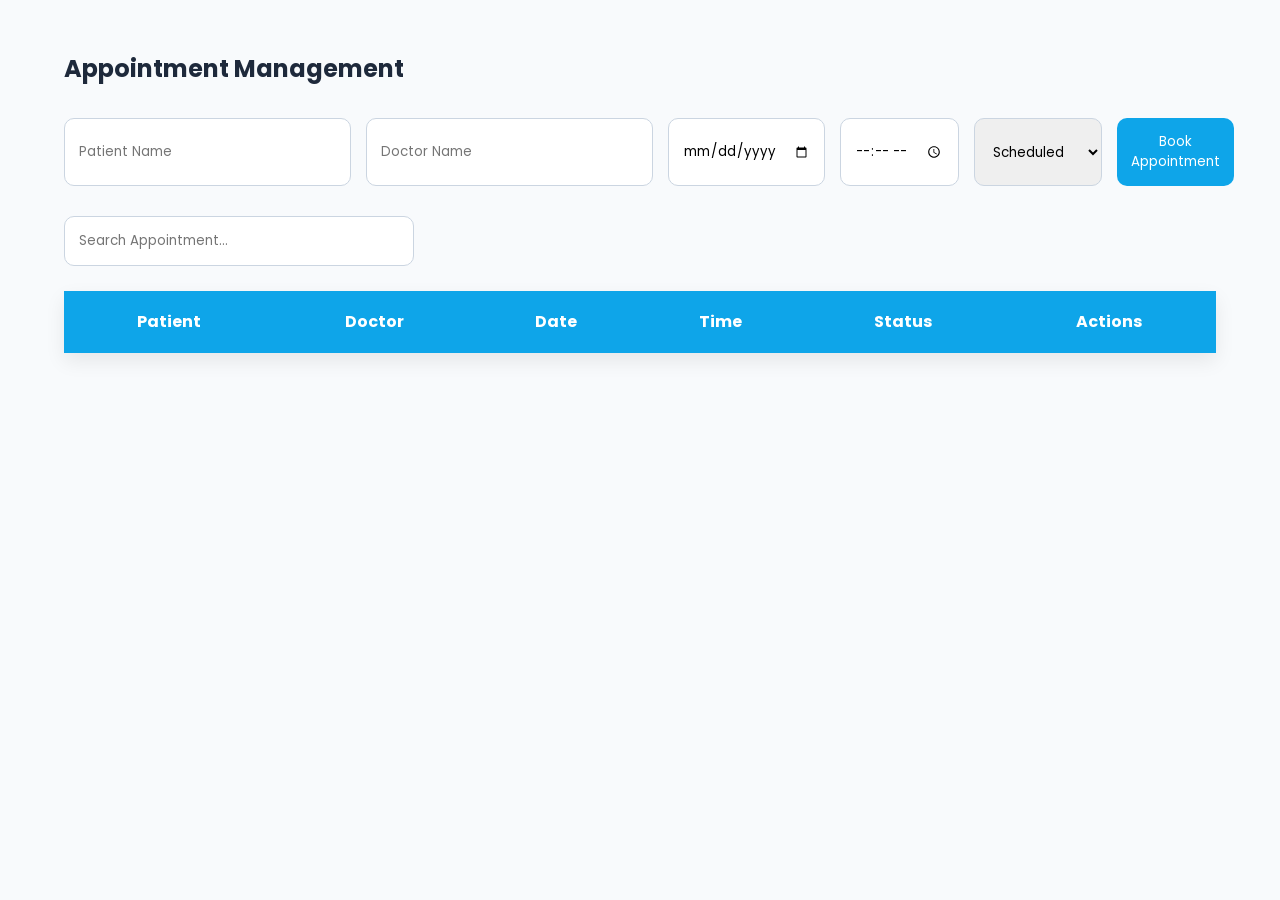
<file: appointments.html>
<!DOCTYPE html>
<html lang="en">

<head>

<meta charset="UTF-8">

<meta name="viewport" content="width=device-width, initial-scale=1.0">

<title>Appointments | MediCare Hospital</title>

<link href="https://fonts.googleapis.com/css2?family=Poppins:wght@300;400;500;600;700&display=swap" rel="stylesheet">

<link rel="stylesheet" href="https://cdnjs.cloudflare.com/ajax/libs/font-awesome/6.7.2/css/all.min.css">

<link rel="stylesheet" href="style.css">

</head>

<body>

<section class="appointment-page">

<h1>Appointment Management</h1>

<div class="appointment-form">

<input type="text" id="patientNameApp" placeholder="Patient Name">

<input type="text" id="doctorNameApp" placeholder="Doctor Name">

<input type="date" id="appointmentDate">

<input type="time" id="appointmentTime">

<select id="appointmentStatus">

<option>Scheduled</option>
<option>Completed</option>
<option>Cancelled</option>

</select>

<button onclick="addAppointment()">

Book Appointment

</button>

</div>

<div class="search-box">

<input
type="text"
id="searchAppointment"
placeholder="Search Appointment..."
onkeyup="searchAppointment()">

</div>

<table>

<thead>

<tr>

<th>Patient</th>

<th>Doctor</th>

<th>Date</th>

<th>Time</th>

<th>Status</th>

<th>Actions</th>

</tr>

</thead>

<tbody id="appointmentTable">

</tbody>

</table>

</section>

<script src="script.js"></script>

</body>

</html>
</file>
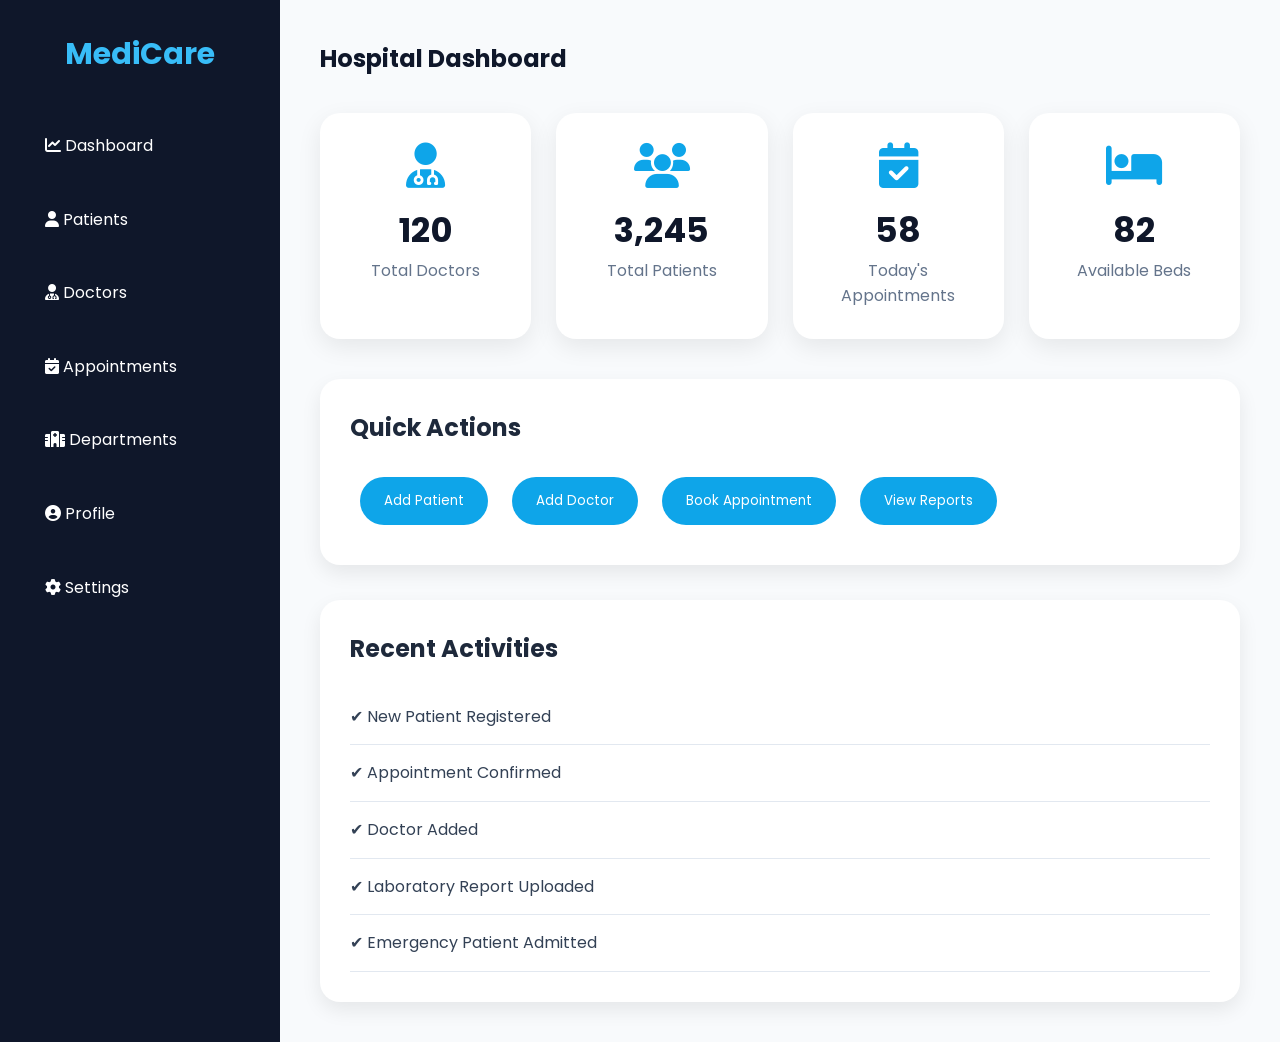
<file: dashboard.html>
<!DOCTYPE html>
<html lang="en">

<head>

    <meta charset="UTF-8">

    <meta name="viewport" content="width=device-width, initial-scale=1.0">

    <title>Hospital Dashboard</title>

    <link href="https://fonts.googleapis.com/css2?family=Poppins:wght@300;400;500;600;700;800&display=swap"
        rel="stylesheet">

    <link rel="stylesheet"
        href="https://cdnjs.cloudflare.com/ajax/libs/font-awesome/6.7.2/css/all.min.css">

    <link rel="stylesheet" href="style.css">

</head>

<body>

    <section class="dashboard">

        <aside class="sidebar">

            <h2>MediCare</h2>

            <ul>

                <li><a href="dashboard.html"><i class="fa-solid fa-chart-line"></i> Dashboard</a></li>

                <li><a href="patients.html"><i class="fa-solid fa-user"></i> Patients</a></li>

                <li><a href="doctors.html"><i class="fa-solid fa-user-doctor"></i> Doctors</a></li>

                <li><a href="appointments.html"><i class="fa-solid fa-calendar-check"></i> Appointments</a></li>

                <li><a href="departments.html"><i class="fa-solid fa-hospital"></i> Departments</a></li>

                <li><a href="profile.html"><i class="fa-solid fa-user-circle"></i> Profile</a></li>

                <li><a href="settings.html"><i class="fa-solid fa-gear"></i> Settings</a></li>

            </ul>

        </aside>

        <main class="dashboard-content">

            <h1>Hospital Dashboard</h1>

            <div class="dashboard-cards">

                <div class="dashboard-card">

                    <i class="fa-solid fa-user-doctor"></i>

                    <h2>120</h2>

                    <p>Total Doctors</p>

                </div>

                <div class="dashboard-card">

                    <i class="fa-solid fa-users"></i>

                    <h2>3,245</h2>

                    <p>Total Patients</p>

                </div>

                <div class="dashboard-card">

                    <i class="fa-solid fa-calendar-check"></i>

                    <h2>58</h2>

                    <p>Today's Appointments</p>

                </div>

                <div class="dashboard-card">

                    <i class="fa-solid fa-bed"></i>

                    <h2>82</h2>

                    <p>Available Beds</p>

                </div>

            </div>

            <div class="quick-actions">

                <h2>Quick Actions</h2>

                <button>Add Patient</button>

                <button>Add Doctor</button>

                <button>Book Appointment</button>

                <button>View Reports</button>

            </div>

            <div class="recent-activity">

                <h2>Recent Activities</h2>

                <ul>

                    <li>✔ New Patient Registered</li>

                    <li>✔ Appointment Confirmed</li>

                    <li>✔ Doctor Added</li>

                    <li>✔ Laboratory Report Uploaded</li>

                    <li>✔ Emergency Patient Admitted</li>

                </ul>

            </div>

        </main>

    </section>

    <script src="script.js"></script>

</body>

</html>
</file>
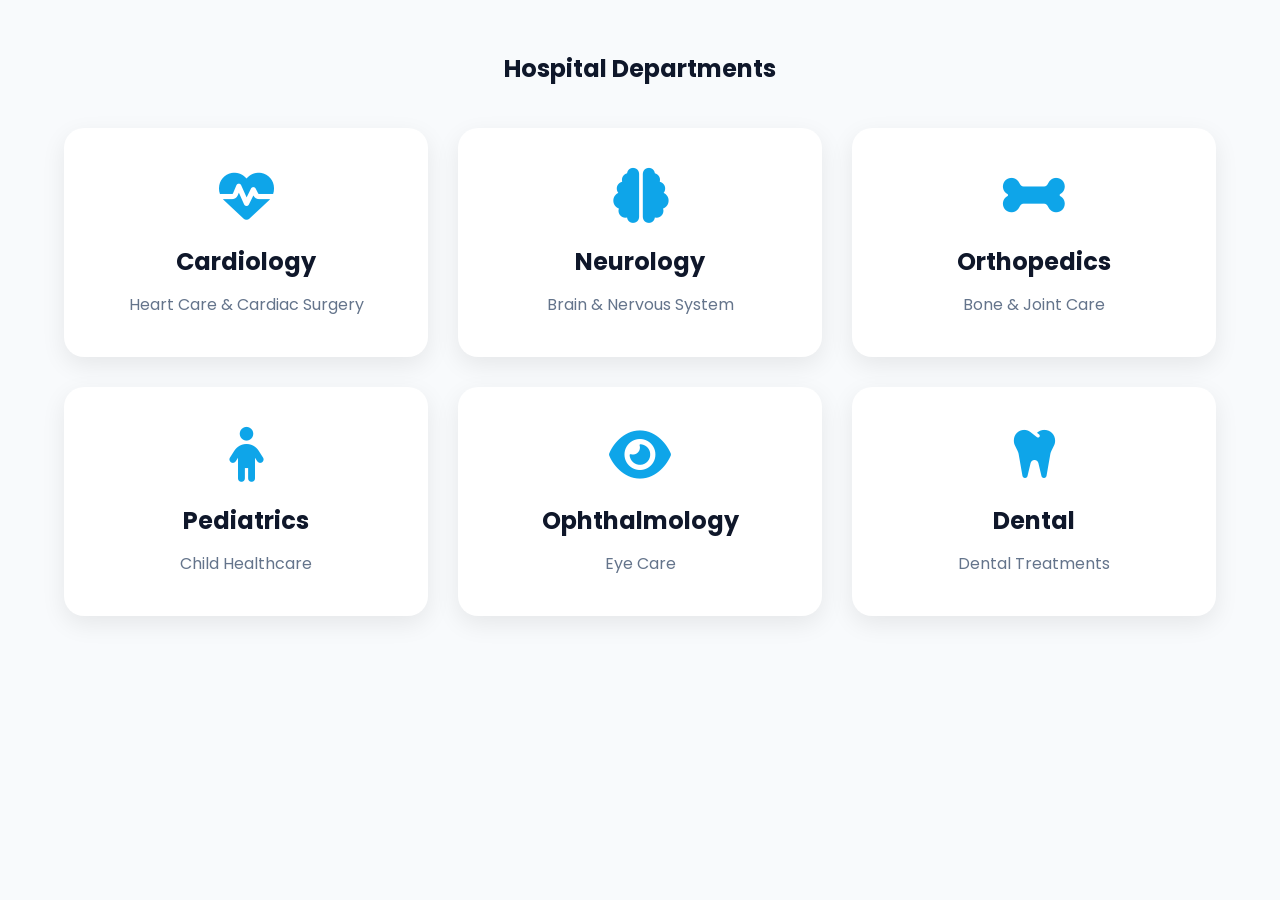
<file: departments.html>
<!DOCTYPE html>
<html lang="en">

<head>

<meta charset="UTF-8">
<meta name="viewport" content="width=device-width, initial-scale=1.0">

<title>Departments | MediCare Hospital</title>

<link href="https://fonts.googleapis.com/css2?family=Poppins:wght@300;400;600;700&display=swap" rel="stylesheet">

<link rel="stylesheet" href="https://cdnjs.cloudflare.com/ajax/libs/font-awesome/6.7.2/css/all.min.css">

<link rel="stylesheet" href="style.css">

</head>

<body>

<section class="department-page">

<h1>Hospital Departments</h1>

<div class="department-list">

<div class="department-box">
<i class="fa-solid fa-heart-pulse"></i>
<h2>Cardiology</h2>
<p>Heart Care & Cardiac Surgery</p>
</div>

<div class="department-box">
<i class="fa-solid fa-brain"></i>
<h2>Neurology</h2>
<p>Brain & Nervous System</p>
</div>

<div class="department-box">
<i class="fa-solid fa-bone"></i>
<h2>Orthopedics</h2>
<p>Bone & Joint Care</p>
</div>

<div class="department-box">
<i class="fa-solid fa-child"></i>
<h2>Pediatrics</h2>
<p>Child Healthcare</p>
</div>

<div class="department-box">
<i class="fa-solid fa-eye"></i>
<h2>Ophthalmology</h2>
<p>Eye Care</p>
</div>

<div class="department-box">
<i class="fa-solid fa-tooth"></i>
<h2>Dental</h2>
<p>Dental Treatments</p>
</div>

</div>

</section>

<script src="script.js"></script>

</body>

</html>
</file>
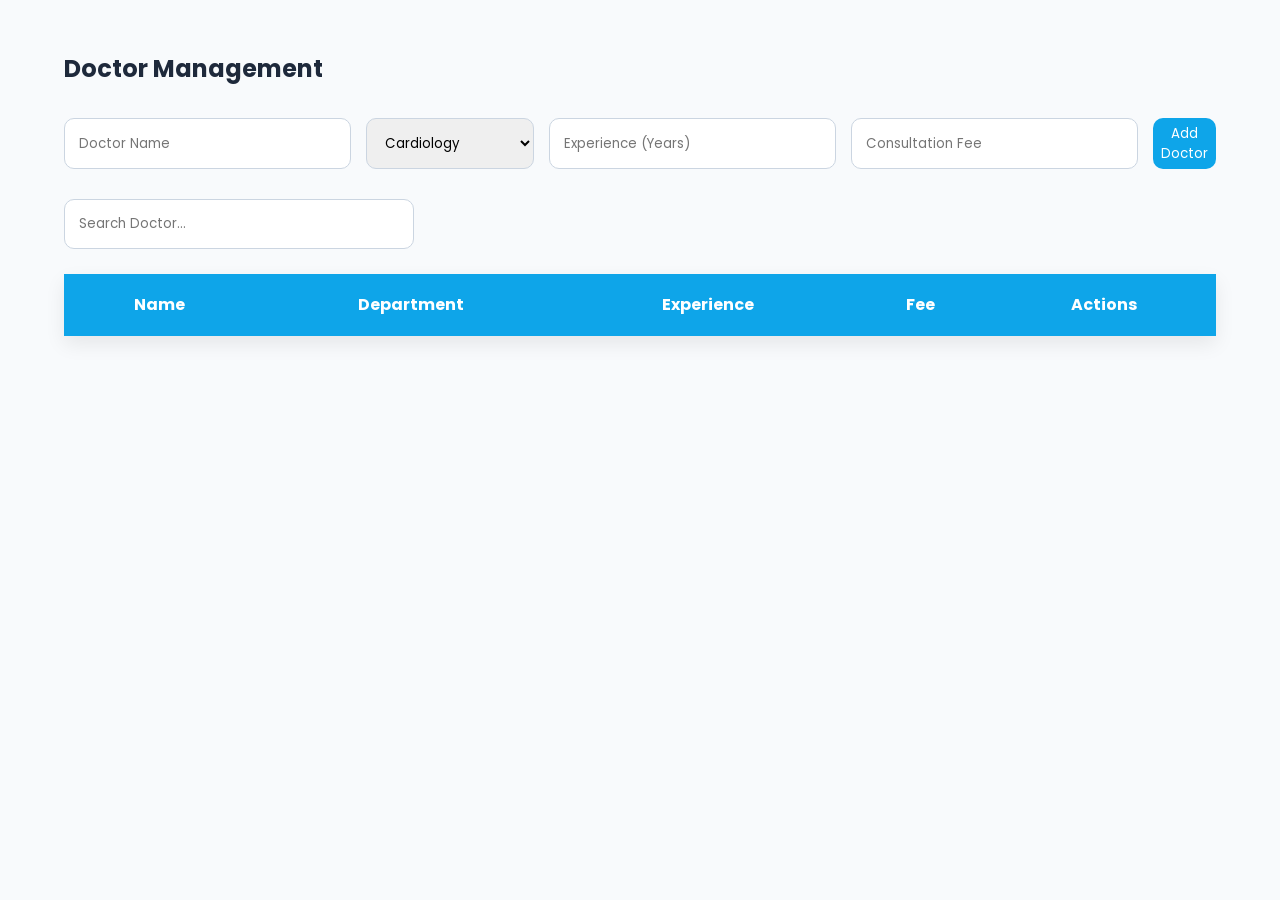
<file: doctors.html>
<!DOCTYPE html>
<html lang="en">

<head>

    <meta charset="UTF-8">

    <meta name="viewport" content="width=device-width, initial-scale=1.0">

    <title>Doctors | MediCare Hospital</title>

    <link href="https://fonts.googleapis.com/css2?family=Poppins:wght@300;400;500;600;700&display=swap"
        rel="stylesheet">

    <link rel="stylesheet"
        href="https://cdnjs.cloudflare.com/ajax/libs/font-awesome/6.7.2/css/all.min.css">

    <link rel="stylesheet" href="style.css">

</head>

<body>

<section class="doctor-page">

<h1>Doctor Management</h1>

<div class="doctor-form">

<input type="text" id="doctorName" placeholder="Doctor Name">

<select id="doctorDepartment">

<option>Cardiology</option>
<option>Neurology</option>
<option>Orthopedics</option>
<option>Pediatrics</option>
<option>General Medicine</option>

</select>

<input type="number" id="doctorExperience" placeholder="Experience (Years)">

<input type="number" id="doctorFee" placeholder="Consultation Fee">

<button onclick="addDoctor()">

Add Doctor

</button>

</div>

<div class="search-box">

<input
type="text"
id="searchDoctor"
placeholder="Search Doctor..."
onkeyup="searchDoctor()">

</div>

<table>

<thead>

<tr>

<th>Name</th>

<th>Department</th>

<th>Experience</th>

<th>Fee</th>

<th>Actions</th>

</tr>

</thead>

<tbody id="doctorTable">

</tbody>

</table>

</section>

<script src="script.js"></script>

</body>

</html>
</file>
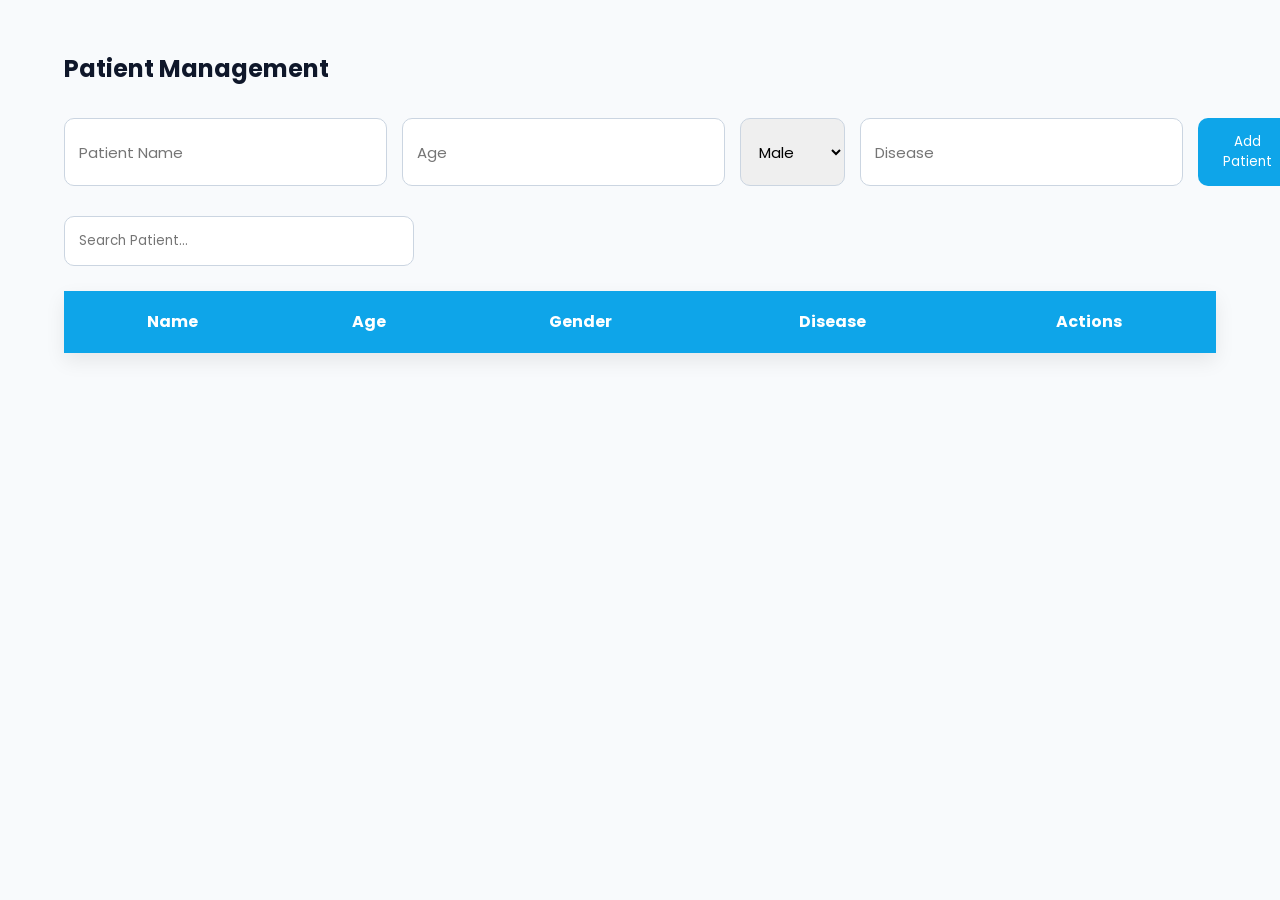
<file: patients.html>
<!DOCTYPE html>
<html lang="en">

<head>

    <meta charset="UTF-8">

    <meta name="viewport" content="width=device-width, initial-scale=1.0">

    <title>Patients | MediCare Hospital</title>

    <link href="https://fonts.googleapis.com/css2?family=Poppins:wght@300;400;500;600;700&display=swap"
        rel="stylesheet">

    <link rel="stylesheet"
        href="https://cdnjs.cloudflare.com/ajax/libs/font-awesome/6.7.2/css/all.min.css">

    <link rel="stylesheet" href="style.css">

</head>

<body>

    <section class="patient-page">

        <h1>Patient Management</h1>

        <div class="patient-form">

            <input type="text" id="patientName" placeholder="Patient Name">

            <input type="number" id="patientAge" placeholder="Age">

            <select id="patientGender">

                <option>Male</option>

                <option>Female</option>

                <option>Other</option>

            </select>

            <input type="text" id="patientDisease" placeholder="Disease">

            <button onclick="addPatient()">

                Add Patient

            </button>

        </div>

        <div class="search-box">

            <input type="text" id="searchPatient"

                placeholder="Search Patient..."

                onkeyup="searchPatient()">

        </div>

        <table>

            <thead>

                <tr>

                    <th>Name</th>

                    <th>Age</th>

                    <th>Gender</th>

                    <th>Disease</th>

                    <th>Actions</th>

                </tr>

            </thead>

            <tbody id="patientTable">

            </tbody>

        </table>

    </section>

    <script src="script.js"></script>

</body>

</html>
</file>
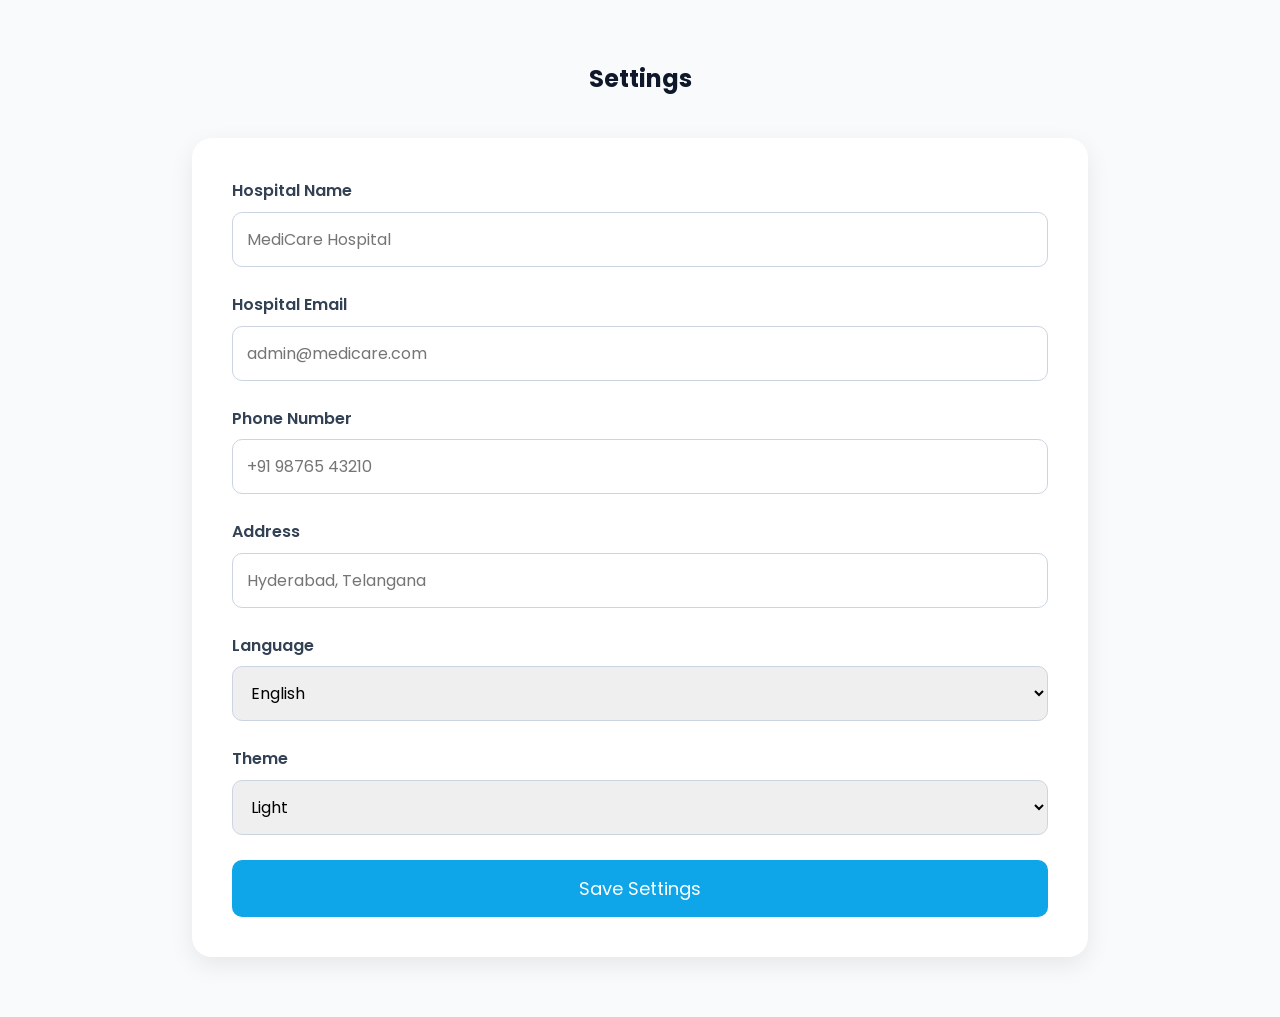
<file: settings.html>
<!DOCTYPE html>
<html lang="en">

<head>

<meta charset="UTF-8">
<meta name="viewport" content="width=device-width, initial-scale=1.0">

<title>Settings | MediCare Hospital</title>

<link href="https://fonts.googleapis.com/css2?family=Poppins:wght@300;400;600;700&display=swap" rel="stylesheet">

<link rel="stylesheet"
href="https://cdnjs.cloudflare.com/ajax/libs/font-awesome/6.7.2/css/all.min.css">

<link rel="stylesheet" href="style.css">

</head>

<body>

<section class="settings-page">

<h1>Settings</h1>

<div class="settings-card">

<div class="setting-item">
<label>Hospital Name</label>
<input type="text" placeholder="MediCare Hospital">
</div>

<div class="setting-item">
<label>Hospital Email</label>
<input type="email" placeholder="admin@medicare.com">
</div>

<div class="setting-item">
<label>Phone Number</label>
<input type="text" placeholder="+91 98765 43210">
</div>

<div class="setting-item">
<label>Address</label>
<input type="text" placeholder="Hyderabad, Telangana">
</div>

<div class="setting-item">
<label>Language</label>

<select>
<option>English</option>
<option>Hindi</option>
<option>Telugu</option>
</select>

</div>

<div class="setting-item">
<label>Theme</label>

<select>
<option>Light</option>
<option>Dark</option>
</select>

</div>

<button class="save-btn">

Save Settings

</button>

</div>

</section>

<script src="script.js"></script>

</body>

</html>
</file>
<file: style.css>
/* ===========================
   GOOGLE FONT
=========================== */
@import url('https://fonts.googleapis.com/css2?family=Poppins:wght@300;400;500;600;700;800&display=swap');

/* ===========================
   RESET
=========================== */

*{
    margin:0;
    padding:0;
    box-sizing:border-box;
    font-family:'Poppins',sans-serif;
    scroll-behavior:smooth;
}

body{
    background:#f8fafc;
    color:#1e293b;
    line-height:1.6;
}

a{
    text-decoration:none;
}

ul{
    list-style:none;
}

img{
    width:100%;
    display:block;
}

/* ===========================
   NAVBAR
=========================== */

header{
    width:100%;
    position:sticky;
    top:0;
    z-index:1000;
    background:#fff;
    box-shadow:0 5px 15px rgba(0,0,0,.08);
}

.navbar{
    width:90%;
    margin:auto;
    display:flex;
    justify-content:space-between;
    align-items:center;
    padding:18px 0;
}

.logo{
    display:flex;
    align-items:center;
    gap:10px;
    font-size:28px;
    font-weight:700;
    color:#0ea5e9;
}

.logo i{
    font-size:34px;
}

.nav-links{
    display:flex;
    gap:30px;
}

.nav-links a{
    color:#1e293b;
    font-weight:500;
    transition:.3s;
}

.nav-links a:hover{
    color:#0ea5e9;
}

.login-btn{
    background:#0ea5e9;
    color:#fff;
    padding:12px 25px;
    border-radius:30px;
    transition:.3s;
}

.login-btn:hover{
    background:#2563eb;
}

/* ===========================
   HERO
=========================== */

.hero{
    width:90%;
    margin:70px auto;
    display:grid;
    grid-template-columns:1fr 1fr;
    gap:60px;
    align-items:center;
}

.hero-content h1{
    font-size:55px;
    color:#0f172a;
    margin-bottom:20px;
}

.hero-content p{
    font-size:18px;
    color:#64748b;
    margin-bottom:35px;
}

.hero-buttons{
    display:flex;
    gap:20px;
}

.btn-primary{
    background:#0ea5e9;
    color:#fff;
    padding:15px 30px;
    border-radius:30px;
    transition:.3s;
}

.btn-primary:hover{
    background:#2563eb;
}

.btn-secondary{
    border:2px solid #0ea5e9;
    color:#0ea5e9;
    padding:15px 30px;
    border-radius:30px;
    transition:.3s;
}

.btn-secondary:hover{
    background:#0ea5e9;
    color:#fff;
}

.hero-image img{
    border-radius:25px;
    box-shadow:0 20px 40px rgba(0,0,0,.15);
    animation:float 3s ease-in-out infinite;
}

@keyframes float{

    0%{
        transform:translateY(0);
    }

    50%{
        transform:translateY(-12px);
    }

    100%{
        transform:translateY(0);
    }

}

/* ===========================
   EMERGENCY
=========================== */

.emergency{
    width:90%;
    margin:60px auto;
    background:#ef4444;
    color:#fff;
    border-radius:18px;
    padding:30px;
}

.emergency-content{
    display:flex;
    justify-content:space-between;
    align-items:center;
}

.emergency-content i{
    font-size:45px;
}

.emergency-btn{
    background:#fff;
    color:#ef4444;
    padding:12px 25px;
    border-radius:30px;
    font-weight:600;
}

/* ===========================
   STATS
=========================== */

.stats{
    width:90%;
    margin:70px auto;
    display:grid;
    grid-template-columns:repeat(4,1fr);
    gap:25px;
}

.stat-card{
    background:#fff;
    padding:35px;
    border-radius:20px;
    text-align:center;
    box-shadow:0 8px 25px rgba(0,0,0,.08);
    transition:.3s;
}

.stat-card:hover{
    transform:translateY(-10px);
}

.stat-card i{
    color:#0ea5e9;
    font-size:45px;
    margin-bottom:15px;
}

.stat-card h2{
    font-size:35px;
}

/* ===========================
   SECTION TITLE
=========================== */

.section-title{
    text-align:center;
    margin-bottom:50px;
}

.section-title h2{
    font-size:42px;
    color:#0f172a;
}

.section-title p{
    color:#64748b;
}

/* ===========================
   DEPARTMENTS
=========================== */

.departments{
    width:90%;
    margin:80px auto;
}

.department-grid{
    display:grid;
    grid-template-columns:repeat(3,1fr);
    gap:30px;
}

.department-card{
    background:#fff;
    padding:35px;
    border-radius:20px;
    text-align:center;
    box-shadow:0 8px 20px rgba(0,0,0,.08);
    transition:.3s;
}

.department-card:hover{
    transform:translateY(-10px);
}

.department-card i{
    font-size:50px;
    color:#0ea5e9;
    margin-bottom:20px;
}

/* ===========================
   DOCTORS
=========================== */

.doctors{
    width:90%;
    margin:80px auto;
}

.doctor-grid{
    display:grid;
    grid-template-columns:repeat(3,1fr);
    gap:30px;
}

.doctor-card{
    background:#fff;
    border-radius:20px;
    overflow:hidden;
    text-align:center;
    box-shadow:0 8px 25px rgba(0,0,0,.08);
    transition:.3s;
    padding-bottom:30px;
}

.doctor-card:hover{
    transform:translateY(-10px);
}

.doctor-card img{
    height:320px;
    object-fit:cover;
}

.doctor-card h3{
    margin-top:20px;
    color:#0f172a;
}

.doctor-card p{
    color:#0ea5e9;
    margin:8px 0;
    font-weight:600;
}

.doctor-card span{
    color:#64748b;
    font-size:14px;
}

.rating{
    margin:15px 0;
    color:#f59e0b;
}

.book-btn{
    display:inline-block;
    background:#0ea5e9;
    color:#fff;
    padding:12px 25px;
    border-radius:30px;
    transition:.3s;
}

.book-btn:hover{
    background:#2563eb;
}

/* ===========================
   SERVICES
=========================== */

.services{
    width:90%;
    margin:90px auto;
}

.services-grid{
    display:grid;
    grid-template-columns:repeat(3,1fr);
    gap:30px;
}

.service-card{
    background:#fff;
    padding:40px;
    text-align:center;
    border-radius:20px;
    box-shadow:0 8px 25px rgba(0,0,0,.08);
    transition:.3s;
}

.service-card:hover{
    transform:translateY(-10px);
}

.service-card i{
    font-size:50px;
    color:#0ea5e9;
    margin-bottom:20px;
}

.service-card h3{
    color:#0f172a;
}

/* ===========================
   TESTIMONIALS
=========================== */

.testimonials{
    width:90%;
    margin:90px auto;
}

.testimonial-grid{
    display:grid;
    grid-template-columns:repeat(3,1fr);
    gap:30px;
}

.testimonial-card{
    background:#fff;
    padding:30px;
    border-radius:20px;
    text-align:center;
    box-shadow:0 8px 25px rgba(0,0,0,.08);
    transition:.3s;
}

.testimonial-card:hover{
    transform:translateY(-10px);
}

.testimonial-card img{
    width:90px;
    height:90px;
    border-radius:50%;
    margin:auto;
    margin-bottom:15px;
}

/* ===========================
   CONTACT
=========================== */

.contact{
    width:90%;
    margin:90px auto;
    background:#fff;
    border-radius:20px;
    padding:50px;
    box-shadow:0 8px 25px rgba(0,0,0,.08);
}

.contact-info{
    display:grid;
    grid-template-columns:repeat(3,1fr);
    gap:20px;
    text-align:center;
}

.contact-info p{
    font-size:18px;
    color:#334155;
}

/* ===========================
   FOOTER
=========================== */

footer{
    background:#0f172a;
    color:#fff;
    text-align:center;
    padding:50px 20px;
    margin-top:70px;
}

footer h3{
    font-size:32px;
    margin-bottom:15px;
}

.social-icons{
    margin:25px 0;
}

.social-icons i{
    font-size:24px;
    margin:0 12px;
    cursor:pointer;
    transition:.3s;
}

.social-icons i:hover{
    color:#38bdf8;
}

/* ===========================
   RESPONSIVE
=========================== */

@media(max-width:992px){

.hero,
.department-grid,
.doctor-grid,
.services-grid,
.testimonial-grid,
.stats,
.contact-info{

grid-template-columns:1fr 1fr;

}

.hero{

text-align:center;

}

.hero-buttons{

justify-content:center;

}

}

@media(max-width:768px){

.navbar{

flex-direction:column;
gap:20px;

}

.nav-links{

flex-direction:column;
align-items:center;

}

.hero,
.department-grid,
.doctor-grid,
.services-grid,
.testimonial-grid,
.stats,
.contact-info{

grid-template-columns:1fr;

}

.hero-content h1{

font-size:38px;

}

.section-title h2{

font-size:32px;

}

.emergency-content{

flex-direction:column;
gap:20px;
text-align:center;

}

}



/* ===========================
        DASHBOARD
=========================== */

.dashboard{
    display:grid;
    grid-template-columns:280px 1fr;
    min-height:100vh;
    background:#f8fafc;
}

/* Sidebar */

.sidebar{
    background:#0f172a;
    color:#fff;
    padding:30px;
}

.sidebar h2{
    text-align:center;
    margin-bottom:40px;
    color:#38bdf8;
    font-size:30px;
}

.sidebar ul{
    list-style:none;
}

.sidebar ul li{
    margin:18px 0;
}

.sidebar ul li a{
    color:#fff;
    text-decoration:none;
    display:block;
    padding:15px;
    border-radius:10px;
    transition:.3s;
}

.sidebar ul li a:hover{
    background:#0ea5e9;
}

/* Dashboard Content */

.dashboard-content{
    padding:40px;
}

.dashboard-content h1{
    margin-bottom:35px;
    color:#0f172a;
}

/* Cards */

.dashboard-cards{
    display:grid;
    grid-template-columns:repeat(4,1fr);
    gap:25px;
    margin-bottom:40px;
}

.dashboard-card{
    background:#fff;
    padding:30px;
    text-align:center;
    border-radius:20px;
    box-shadow:0 8px 25px rgba(0,0,0,.08);
    transition:.3s;
}

.dashboard-card:hover{
    transform:translateY(-10px);
}

.dashboard-card i{
    font-size:45px;
    color:#0ea5e9;
    margin-bottom:15px;
}

.dashboard-card h2{
    font-size:34px;
    color:#0f172a;
}

.dashboard-card p{
    color:#64748b;
}

/* Quick Actions */

.quick-actions{
    background:#fff;
    padding:30px;
    border-radius:20px;
    box-shadow:0 8px 20px rgba(0,0,0,.08);
    margin-bottom:35px;
}

.quick-actions h2{
    margin-bottom:20px;
}

.quick-actions button{
    background:#0ea5e9;
    color:#fff;
    border:none;
    padding:14px 24px;
    border-radius:30px;
    margin:10px;
    cursor:pointer;
    transition:.3s;
}

.quick-actions button:hover{
    background:#2563eb;
}

/* Recent Activity */

.recent-activity{
    background:#fff;
    padding:30px;
    border-radius:20px;
    box-shadow:0 8px 20px rgba(0,0,0,.08);
}

.recent-activity h2{
    margin-bottom:20px;
}

.recent-activity ul{
    list-style:none;
}

.recent-activity li{
    padding:15px 0;
    border-bottom:1px solid #e2e8f0;
    color:#334155;
}

/* Responsive */

@media(max-width:992px){

.dashboard{
    grid-template-columns:1fr;
}

.sidebar{
    text-align:center;
}

.dashboard-cards{
    grid-template-columns:repeat(2,1fr);
}

}

@media(max-width:768px){

.dashboard-cards{
    grid-template-columns:1fr;
}

.quick-actions button{
    width:100%;
    margin:10px 0;
}

}

/* ===========================
        PATIENT PAGE
=========================== */

.patient-page{

width:90%;
margin:50px auto;

}

.patient-page h1{

margin-bottom:30px;
color:#0f172a;

}

.patient-form{

display:grid;
grid-template-columns:repeat(5,1fr) auto;
gap:15px;
margin-bottom:30px;

}

.patient-form input,
.patient-form select{

padding:14px;
border:1px solid #cbd5e1;
border-radius:10px;
font-size:15px;

}

.patient-form button{

background:#0ea5e9;
color:#fff;
border:none;
padding:14px 25px;
border-radius:10px;
cursor:pointer;

}

.patient-form button:hover{

background:#2563eb;

}

.search-box{

margin-bottom:25px;

}

.search-box input{

width:350px;
padding:14px;
border-radius:10px;
border:1px solid #cbd5e1;

}

table{

width:100%;
border-collapse:collapse;
background:#fff;
box-shadow:0 8px 20px rgba(0,0,0,.08);

}

th{

background:#0ea5e9;
color:#fff;
padding:18px;

}

td{

padding:16px;
border-bottom:1px solid #e2e8f0;
text-align:center;

}

.delete-btn{

background:#ef4444;
color:#fff;
border:none;
padding:8px 15px;
border-radius:8px;
cursor:pointer;

}

.edit-btn{

background:#22c55e;
color:#fff;
border:none;
padding:8px 15px;
border-radius:8px;
cursor:pointer;
margin-right:8px;

}

@media(max-width:768px){

.patient-form{

grid-template-columns:1fr;

}

.search-box input{

width:100%;

}

table{

display:block;
overflow-x:auto;

}

}

/* ===========================
        DOCTOR PAGE
=========================== */

.doctor-page{

width:90%;
margin:50px auto;

}

.doctor-page h1{

margin-bottom:30px;

}

.doctor-form{

display:grid;
grid-template-columns:repeat(4,1fr) auto;
gap:15px;
margin-bottom:30px;

}

.doctor-form input,
.doctor-form select{

padding:14px;
border:1px solid #cbd5e1;
border-radius:10px;

}

.doctor-form button{

background:#0ea5e9;
color:#fff;
border:none;
border-radius:10px;
cursor:pointer;

}

.doctor-form button:hover{

background:#2563eb;

}

@media(max-width:768px){

.doctor-form{

grid-template-columns:1fr;

}

}



/* ===========================
        APPOINTMENTS
=========================== */

.appointment-page{

width:90%;
margin:50px auto;

}

.appointment-page h1{

margin-bottom:30px;

}

.appointment-form{

display:grid;
grid-template-columns:repeat(5,1fr) auto;
gap:15px;
margin-bottom:30px;

}

.appointment-form input,
.appointment-form select{

padding:14px;
border:1px solid #cbd5e1;
border-radius:10px;

}

.appointment-form button{

background:#0ea5e9;
color:#fff;
border:none;
padding:14px;
border-radius:10px;
cursor:pointer;

}

.appointment-form button:hover{

background:#2563eb;

}

@media(max-width:768px){

.appointment-form{

grid-template-columns:1fr;

}

}

/* ===========================
        DEPARTMENTS PAGE
=========================== */

.department-page{

width:90%;
margin:50px auto;

}

.department-page h1{

text-align:center;
margin-bottom:40px;
color:#0f172a;

}

.department-list{

display:grid;
grid-template-columns:repeat(3,1fr);
gap:30px;

}

.department-box{

background:#fff;
padding:40px;
border-radius:20px;
text-align:center;
box-shadow:0 8px 25px rgba(0,0,0,.08);
transition:.3s;

}

.department-box:hover{

transform:translateY(-10px);

}

.department-box i{

font-size:55px;
color:#0ea5e9;
margin-bottom:20px;

}

.department-box h2{

margin-bottom:10px;
color:#0f172a;

}

.department-box p{

color:#64748b;

}

@media(max-width:768px){

.department-list{

grid-template-columns:1fr;

}

}

/* ===========================
        PROFILE PAGE
=========================== */

.profile-page{

display:flex;
justify-content:center;
align-items:center;
padding:60px;

}

.profile-card{

width:420px;
background:#fff;
padding:40px;
border-radius:20px;
text-align:center;
box-shadow:0 8px 25px rgba(0,0,0,.08);

}

.profile-card img{

width:140px;
height:140px;
border-radius:50%;
margin-bottom:20px;

}

.profile-card h2{

color:#0f172a;

}

.profile-card p{

color:#64748b;

}

.profile-details{

display:grid;
grid-template-columns:1fr 1fr;
gap:20px;
margin:35px 0;

}

.profile-details h3{

color:#0ea5e9;
margin-bottom:8px;

}

.profile-btn{

background:#0ea5e9;
color:#fff;
border:none;
padding:14px 30px;
border-radius:30px;
cursor:pointer;
font-size:16px;
transition:.3s;

}

.profile-btn:hover{

background:#2563eb;

}

@media(max-width:768px){

.profile-details{

grid-template-columns:1fr;

}

.profile-card{

width:100%;

}

}


/* ===========================
        SETTINGS PAGE
=========================== */

.settings-page{

width:70%;
margin:60px auto;

}

.settings-page h1{

text-align:center;
margin-bottom:40px;
color:#0f172a;

}

.settings-card{

background:#fff;
padding:40px;
border-radius:20px;
box-shadow:0 8px 25px rgba(0,0,0,.08);

}

.setting-item{

display:flex;
flex-direction:column;
margin-bottom:25px;

}

.setting-item label{

font-weight:600;
margin-bottom:8px;
color:#334155;

}

.setting-item input,
.setting-item select{

padding:14px;
border:1px solid #cbd5e1;
border-radius:10px;
font-size:16px;

}

.save-btn{

width:100%;
padding:15px;
background:#0ea5e9;
color:#fff;
border:none;
border-radius:10px;
font-size:18px;
cursor:pointer;
transition:.3s;

}

.save-btn:hover{

background:#2563eb;

}

@media(max-width:768px){

.settings-page{

width:90%;

}

}
</file>
